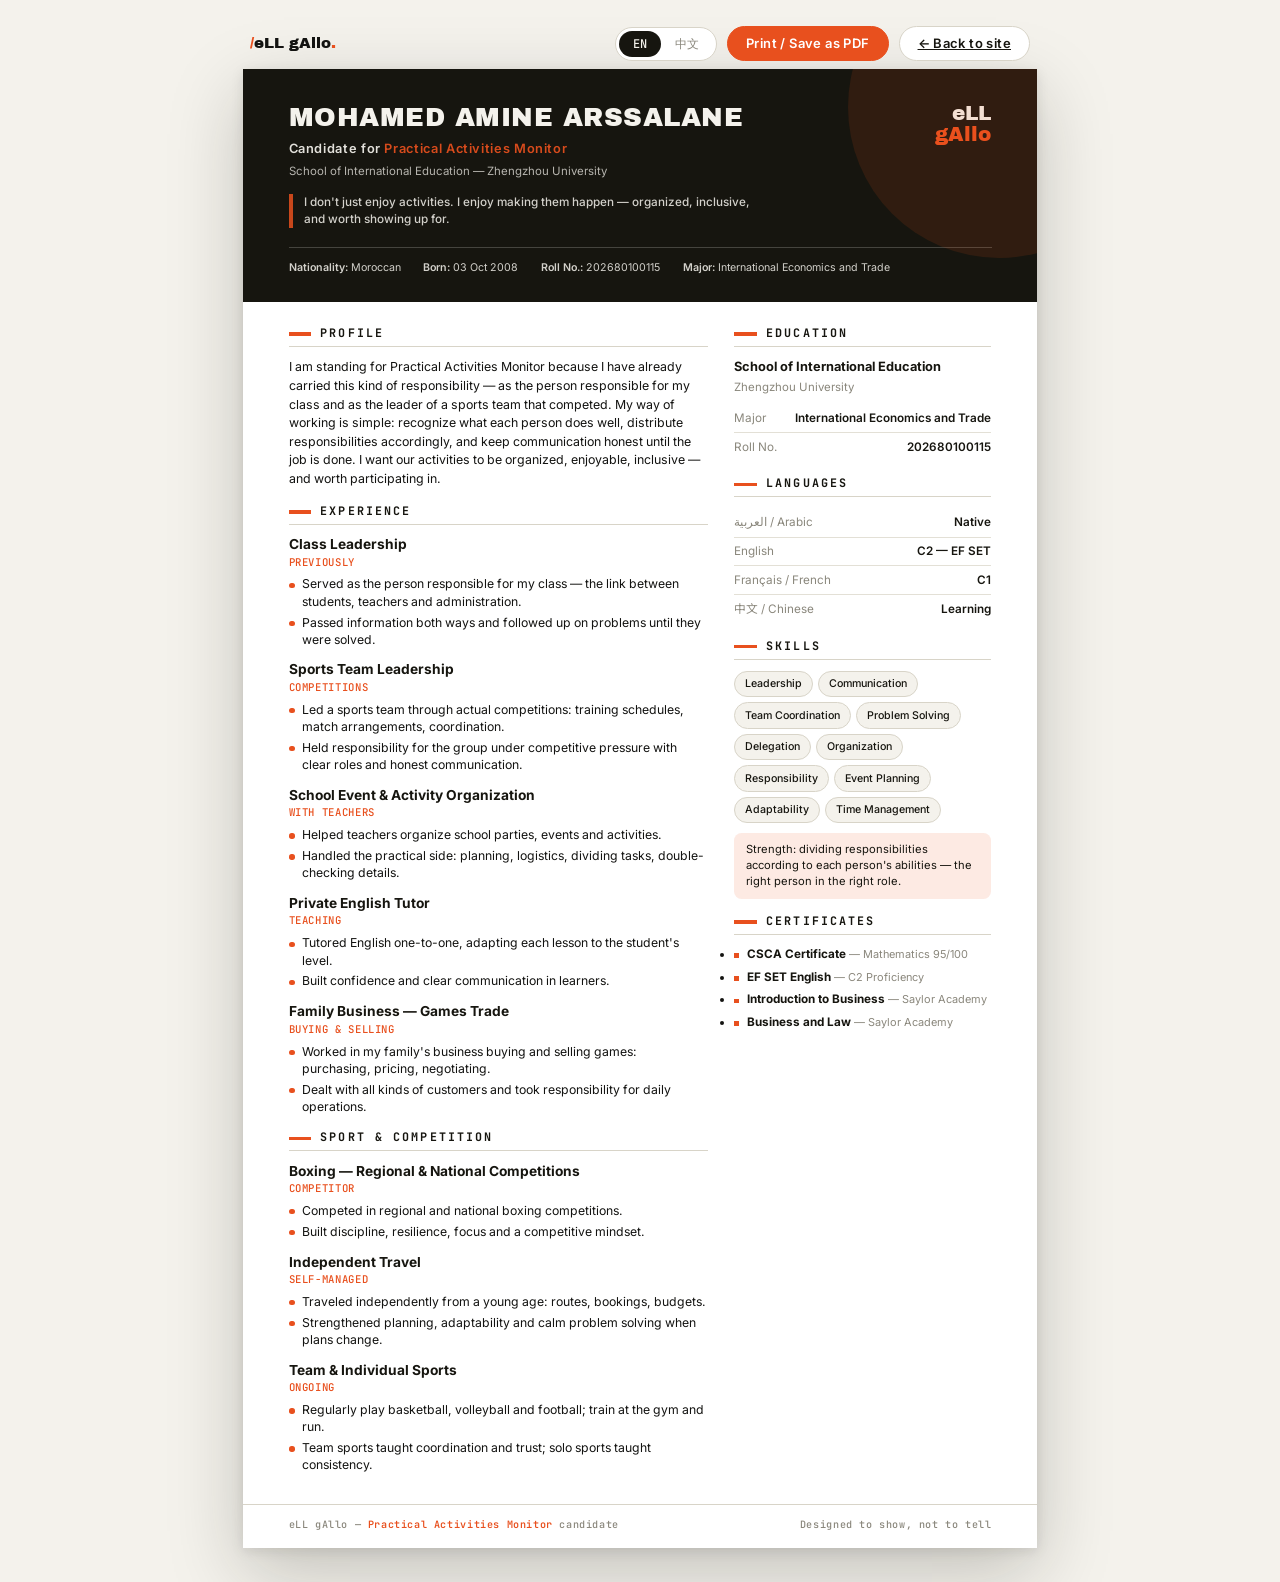
<file: cv/index.html>
<!DOCTYPE html>
<html lang="en" data-theme="dark">
<head>
  <meta charset="UTF-8" />
  <meta name="viewport" content="width=device-width, initial-scale=1.0" />
  <title>Mohamed Amine ARSSALANE — CV · Practical Activities Monitor</title>
  <meta name="description" content="Curriculum Vitae — Mohamed Amine ARSSALANE (eLL gAllo), candidate for Practical Activities Monitor, School of International Education." />

  <link rel="preconnect" href="https://fonts.googleapis.com" />
  <link rel="preconnect" href="https://fonts.gstatic.com" crossorigin />
  <link href="https://fonts.googleapis.com/css2?family=Archivo+Black&family=Inter:wght@300..800&family=JetBrains+Mono:wght@400;500;600&family=Noto+Sans+SC:wght@300..800&display=swap" rel="stylesheet" />

  <style>
    /* ---------- tokens (mirrors the site) ---------- */
    :root {
      --bg: #f4f2ec;
      --ink: #16150f;
      --ink-2: #4c4a42;
      --ink-3: #8a877c;
      --accent: #e8501e;
      --accent-soft: rgba(232, 80, 30, 0.12);
      --line: #d8d4c8;
      --line-soft: #e3e0d6;
      --paper: #ffffff;
      --paper-ink: #131311;

      --font-display: "Archivo Black", "Archivo", sans-serif;
      --font-body: "Inter", "Noto Sans SC", sans-serif;
      --font-mono: "JetBrains Mono", monospace;
    }

    * { box-sizing: border-box; margin: 0; padding: 0; }
    html { -webkit-print-color-adjust: exact; print-color-adjust: exact; }
    body {
      background: var(--bg);
      color: var(--paper-ink);
      font-family: var(--font-body);
      font-size: 10.2pt;
      line-height: 1.42;
      -webkit-font-smoothing: antialiased;
    }

    /* ---------- screen chrome (hidden when printing) ---------- */
    .chrome {
      max-width: 820px; margin: 0 auto; padding: 26px 20px 8px;
      display: flex; justify-content: space-between; align-items: center; gap: 16px; flex-wrap: wrap;
    }
    .chrome .crand { font-family: var(--font-display); font-size: 15px; }
    .chrome .crand i { color: var(--accent); font-style: normal; }
    .chrome-actions { display: flex; gap: 10px; align-items: center; flex-wrap: wrap; }
    .cbtn {
      font: 600 13px/1 var(--font-body); letter-spacing: 0.03em;
      padding: 10px 18px; border-radius: 999px; cursor: pointer;
      border: 1px solid var(--line); background: var(--paper); color: var(--ink);
      transition: transform 0.25s, box-shadow 0.25s, background 0.25s, color 0.25s;
    }
    .cbtn:hover { transform: translateY(-1px); box-shadow: 0 8px 20px rgba(22, 21, 15, 0.12); }
    .cbtn.primary { background: var(--accent); border-color: var(--accent); color: #fff; }
    .cseg { display: inline-flex; border: 1px solid var(--line); border-radius: 999px; padding: 3px; background: var(--paper); }
    .cseg button {
      font: 500 12px/1 var(--font-mono); padding: 7px 14px; border: 0; border-radius: 999px;
      background: transparent; color: var(--ink-3); cursor: pointer; transition: all 0.25s;
    }
    .cseg button.on { background: var(--ink); color: var(--bg); }
    .chint { text-align: center; font: 500 11px/1.4 var(--font-mono); letter-spacing: 0.08em; color: var(--ink-3); padding: 10px 16px 26px; text-transform: uppercase; }

    /* ---------- A4 page ---------- */
    .page {
      width: 210mm; min-height: 296mm; margin: 0 auto 34px; background: var(--paper);
      display: flex; flex-direction: column; overflow: hidden;
      box-shadow: 0 24px 70px rgba(22, 21, 15, 0.22), 0 3px 12px rgba(22, 21, 15, 0.1);
    }

    /* ---------- header band ---------- */
    .hd {
      background: var(--ink); color: #f4f2ec;
      padding: 9mm 12mm 7mm; position: relative; overflow: hidden;
    }
    .hd::after {
      content: ""; position: absolute; right: -30mm; top: -30mm; width: 80mm; height: 80mm;
      border-radius: 50%; background: var(--accent-soft); pointer-events: none;
    }
    .hd-top { display: flex; justify-content: space-between; align-items: flex-start; gap: 8mm; position: relative; }
    .hd h1 {
      font-family: var(--font-display); font-weight: 400; font-size: 19.5pt;
      letter-spacing: 0.02em; line-height: 1.08;
    }
    .hd .nick { color: var(--accent); }
    .hd .role {
      margin-top: 2.6mm; font: 600 9.6pt/1.3 var(--font-body); letter-spacing: 0.05em;
      color: #f4f2ec; opacity: 0.92;
    }
    .hd .role i { color: var(--accent); font-style: normal; }
    .hd .org { margin-top: 1.4mm; font-size: 8.6pt; opacity: 0.72; }
    .hd .q {
      margin-top: 4mm; font: 500 8.8pt/1.45 var(--font-body); opacity: 0.85; max-width: 128mm;
      border-left: 1.2mm solid var(--accent); padding-left: 3mm;
    }
    .hd .brand {
      text-align: right; flex-shrink: 0;
      font-family: var(--font-display); font-size: 15pt; line-height: 1.05; letter-spacing: 0.01em;
    }
    .hd .brand .n2 { color: var(--accent); }
    .hd .meta {
      margin-top: 5mm; padding-top: 3.2mm; border-top: 0.4mm solid rgba(244, 242, 236, 0.25);
      display: flex; flex-wrap: wrap; gap: 1.6mm 6mm; font-size: 8pt; opacity: 0.85; position: relative;
    }
    .hd .meta b { font-weight: 600; }

    /* ---------- body grid ---------- */
    .bd { flex: 1; display: grid; grid-template-columns: 62fr 38fr; gap: 7mm; padding: 7mm 12mm 8mm; }
    .col { min-width: 0; }

    .sec { margin-bottom: 4.6mm; }
    .sec:last-child { margin-bottom: 0; }
    .sec > h2 {
      font: 700 8.8pt/1 var(--font-mono); letter-spacing: 0.18em; text-transform: uppercase;
      color: var(--ink); padding-bottom: 1.6mm; border-bottom: 0.3mm solid var(--line);
      margin-bottom: 3mm; display: flex; align-items: center; gap: 2.4mm;
    }
    .sec > h2::before { content: ""; width: 6mm; height: 0.9mm; background: var(--accent); flex-shrink: 0; }

    .entry { margin-bottom: 3.6mm; }
    .entry:last-child { margin-bottom: 0; }
    .entry h3 { font-size: 10.3pt; font-weight: 700; color: var(--ink); line-height: 1.25; }
    .entry .ctx { font: 500 8pt/1.3 var(--font-mono); letter-spacing: 0.06em; color: var(--accent); margin-top: 0.6mm; text-transform: uppercase; }
    .entry ul { margin-top: 1.6mm; list-style: none; }
    .entry li {
      position: relative; padding-left: 3.6mm; margin-bottom: 1mm;
      font-size: 9.2pt; line-height: 1.4; color: var(--paper-ink);
    }
    .entry li:last-child { margin-bottom: 0; }
    .entry li::before {
      content: ""; position: absolute; left: 0.2mm; top: 1.9mm;
      width: 1.4mm; height: 1.4mm; border-radius: 50%; background: var(--accent);
    }

    /* ---------- side column ---------- */
    .kv { display: flex; flex-direction: column; }
    .kv div {
      display: flex; justify-content: space-between; gap: 3mm; padding: 1.5mm 0;
      border-bottom: 0.25mm solid var(--line-soft); font-size: 8.8pt;
    }
    .kv div:last-child { border-bottom: 0; }
    .kv .k { color: var(--ink-3); }
    .kv .v { font-weight: 600; text-align: right; color: var(--ink); }

    .pills { display: flex; flex-wrap: wrap; gap: 1.4mm; margin-top: 1mm; }
    .pill {
      font-size: 8pt; font-weight: 500; color: var(--ink);
      border: 0.3mm solid var(--line); background: var(--bg);
      padding: 1.2mm 2.6mm; border-radius: 999px; white-space: nowrap;
    }
    .certs li {
      position: relative; padding-left: 3.4mm; margin-bottom: 1.7mm;
      font-size: 8.8pt; line-height: 1.38;
    }
    .certs li:last-child { margin-bottom: 0; }
    .certs li::before { content: ""; position: absolute; left: 0; top: 1.9mm; width: 1.3mm; height: 1.3mm; background: var(--accent); }
    .certs b { font-weight: 700; color: var(--ink); }
    .certs span { color: var(--ink-3); font-size: 8.2pt; }

    .note {
      margin-top: 2.6mm; padding: 2.4mm 3mm; background: var(--accent-soft);
      border-radius: 2mm; font-size: 8.4pt; line-height: 1.42; color: var(--ink);
    }

    .profile { font-size: 9.3pt; line-height: 1.5; color: var(--paper-ink); }

    /* ---------- footer strip ---------- */
    .ft {
      border-top: 0.3mm solid var(--line); padding: 3.5mm 12mm 4.5mm;
      display: flex; justify-content: space-between; gap: 6mm;
      font: 500 7.6pt/1.3 var(--font-mono); letter-spacing: 0.06em; color: var(--ink-3);
    }
    .ft b { color: var(--accent); font-weight: 600; }

    /* ---------- print ---------- */
    @page { size: A4; margin: 0; }
    @media print {
      body { background: #fff; }
      .chrome, .chint { display: none !important; }
      .page { margin: 0; box-shadow: none; width: 210mm; min-height: 297mm; }
    }

    /* ---------- small screens (preview) ---------- */
    @media (max-width: 780px) {
      .page { width: 100%; min-height: 0; }
      .bd { grid-template-columns: 1fr; padding: 7mm; gap: 6mm; }
      .hd { padding: 8mm 7mm 6mm; }
      .hd .brand { display: none; }
      .ft { padding: 3.5mm 7mm; flex-direction: column; gap: 2mm; }
    }

    /* ---------- Chinese typography ---------- */
    :root[lang="zh-CN"] body { font-family: "Inter", "Noto Sans SC", "PingFang SC", "Microsoft YaHei", sans-serif; }
    :root[lang="zh-CN"] .hd h1 { font-size: 15.5pt; }
    :root[lang="zh-CN"] .entry h3 { font-weight: 800; }
  </style>
</head>
<body>
  <!-- screen-only toolbar -->
  <div class="chrome">
    <span class="crand"><i>/</i>eLL&nbsp;gAllo<i>.</i></span>
    <div class="chrome-actions">
      <span class="cseg" id="langSeg">
        <button type="button" data-lang="en" class="on">EN</button>
        <button type="button" data-lang="zh">中文</button>
      </span>
      <button class="cbtn primary" onclick="window.print()">Print / Save as PDF</button>
      <a class="cbtn" href="index.html">← Back to site</a>
    </div>
  </div>

  <!-- A4 sheet -->
  <div class="page" id="page">
    <header class="hd">
      <div class="hd-top">
        <div>
          <h1 id="cName">MOHAMED AMINE ARSSALANE</h1>
          <p class="role"><span id="cRoleWord">Candidate for</span> <i id="cPosition">Practical Activities Monitor</i></p>
          <p class="org" id="cOrg">School of International Education — Zhengzhou University</p>
          <p class="q" id="cQuote">I don't just enjoy activities. I enjoy making them happen — organized, inclusive, and worth showing up for.</p>
        </div>
        <div class="brand" aria-hidden="true">eLL<br /><span class="n2">gAllo</span></div>
      </div>
      <div class="meta" id="cMeta">
        <span><b>Nationality:</b> Moroccan</span>
        <span><b>Born:</b> 03 Oct 2008</span>
        <span><b>Roll No.:</b> 202680100115</span>
        <span><b>Major:</b> International Economics and Trade</span>
      </div>
    </header>

    <div class="bd">
      <!-- main column -->
      <div class="col">
        <section class="sec">
          <h2 id="cH-lead">Profile</h2>
          <p class="profile" id="cProfile">I am standing for Practical Activities Monitor because I have already carried this kind of responsibility — as the person responsible for my class and as the leader of a sports team that competed. My way of working is simple: recognize what each person does well, distribute responsibilities accordingly, and keep communication honest until the job is done. I want our activities to be organized, enjoyable, inclusive — and worth participating in.</p>
        </section>

        <section class="sec">
          <h2 id="cH-exp">Experience</h2>
          <div id="cExp"><!-- entries injected --></div>
        </section>

        <section class="sec">
          <h2 id="cH-sport">Sport &amp; Competition</h2>
          <div id="cSportEntries"></div>
        </section>
      </div>

      <!-- side column -->
      <div class="col">
        <section class="sec">
          <h2 id="cH-edu">Education</h2>
          <p style="font-weight:700; font-size:9.6pt; color:var(--ink)" id="cEduSchool">School of International Education</p>
          <p style="font-size:8.6pt; color:var(--ink-3); margin-top:0.6mm" id="cEduUni">Zhengzhou University</p>
          <div class="kv" style="margin-top:2.4mm">
            <div><span class="k" id="cK-major">Major</span><span class="v" id="cV-major">International Economics and Trade</span></div>
            <div><span class="k" id="cK-roll">Roll No.</span><span class="v">202680100115</span></div>
          </div>
        </section>

        <section class="sec">
          <h2 id="cH-lang">Languages</h2>
          <div class="kv">
            <div><span class="k">العربية / Arabic</span><span class="v">Native</span></div>
            <div><span class="k">English</span><span class="v">C2 — EF SET</span></div>
            <div><span class="k">Français / French</span><span class="v">C1</span></div>
            <div><span class="k" id="cK-zh">中文 / Chinese</span><span class="v" id="cV-zh">Learning</span></div>
          </div>
        </section>

        <section class="sec">
          <h2 id="cH-skill">Skills</h2>
          <div class="pills" id="cSkills"></div>
          <div class="note" id="cSkillNote">Strength: dividing responsibilities according to each person's abilities — the right person in the right role.</div>
        </section>

        <section class="sec">
          <h2 id="cH-cert">Certificates</h2>
          <ul class="certs" id="cCerts"></ul>
        </section>
      </div>
    </div>

    <footer class="ft">
      <span id="cFootL">eLL gAllo — <b>Practical Activities Monitor</b> candidate</span>
      <span id="cFootR">Designed to show, not to tell</span>
    </footer>
  </div>

  <script>
    (function () {
      "use strict";
      /* ---------- bilingual strings ---------- */
      var STR = {
        en: {
          roleWord: "Candidate for", position: "Practical Activities Monitor",
          org: "School of International Education — Zhengzhou University",
          quote: "I don't just enjoy activities. I enjoy making them happen — organized, inclusive, and worth showing up for.",
          meta: [["Nationality:", "Moroccan"], ["Born:", "03 Oct 2008"], ["Roll No.:", "202680100115"], ["Major:", "International Economics and Trade"]],
          headers: { lead: "Profile", exp: "Experience", sport: "Sport & Competition", edu: "Education", lang: "Languages", skill: "Skills", cert: "Certificates" },
          profile: "I am standing for Practical Activities Monitor because I have already carried this kind of responsibility — as the person responsible for my class and as the leader of a sports team that competed. My way of working is simple: recognize what each person does well, distribute responsibilities accordingly, and keep communication honest until the job is done. I want our activities to be organized, enjoyable, inclusive — and worth participating in.",
          exp: [
            { t: "Class Leadership", c: "Previously", b: ["Served as the person responsible for my class — the link between students, teachers and administration.", "Passed information both ways and followed up on problems until they were solved."] },
            { t: "Sports Team Leadership", c: "Competitions", b: ["Led a sports team through actual competitions: training schedules, match arrangements, coordination.", "Held responsibility for the group under competitive pressure with clear roles and honest communication."] },
            { t: "School Event & Activity Organization", c: "With teachers", b: ["Helped teachers organize school parties, events and activities.", "Handled the practical side: planning, logistics, dividing tasks, double-checking details."] },
            { t: "Private English Tutor", c: "Teaching", b: ["Tutored English one-to-one, adapting each lesson to the student's level.", "Built confidence and clear communication in learners."] },
            { t: "Family Business — Games Trade", c: "Buying & selling", b: ["Worked in my family's business buying and selling games: purchasing, pricing, negotiating.", "Dealt with all kinds of customers and took responsibility for daily operations."] }
          ],
          sportEntries: [
            { t: "Boxing — Regional & National Competitions", c: "Competitor", b: ["Competed in regional and national boxing competitions.", "Built discipline, resilience, focus and a competitive mindset."] },
            { t: "Independent Travel", c: "Self-managed", b: ["Traveled independently from a young age: routes, bookings, budgets.", "Strengthened planning, adaptability and calm problem solving when plans change."] },
            { t: "Team & Individual Sports", c: "Ongoing", b: ["Regularly play basketball, volleyball and football; train at the gym and run.", "Team sports taught coordination and trust; solo sports taught consistency."] }
          ],
          edu: { school: "School of International Education", uni: "Zhengzhou University", major: "International Economics and Trade", roll: "Roll No." },
          skillNote: "Strength: dividing responsibilities according to each person's abilities — the right person in the right role.",
          skills: ["Leadership", "Communication", "Team Coordination", "Problem Solving", "Delegation", "Organization", "Responsibility", "Event Planning", "Adaptability", "Time Management"],
          footL: "eLL gAllo — Practical Activities Monitor candidate", footR: "Designed to show, not to tell",
          certs: [
            ["CSCA Certificate", "Mathematics 95/100"],
            ["EF SET English", "C2 Proficiency"],
            ["Introduction to Business", "Saylor Academy"],
            ["Business and Law", "Saylor Academy"]
          ]
        },
        zh: {
          roleWord: "竞选岗位：", position: "实践委员",
          org: "郑州大学 · 国际教育学院",
          quote: "我不只是喜欢活动，我更喜欢把活动办成——组织有序、人人可参与、值得到场。",
          meta: [["国籍：", "摩洛哥"], ["出生日期：", "2008年10月3日"], ["学号：", "202680100115"], ["专业：", "国际经济与贸易"]],
          headers: { lead: "个人简介", exp: "实践经历", sport: "体育与竞赛", edu: "教育背景", lang: "语言能力", skill: "个人能力", cert: "证书" },
          profile: "我竞选实践委员，是因为我已经承担过同类责任——担任过班级负责人，也带领过参赛的运动队。我的工作方式很直接：看清每个人擅长什么，按能力分配任务，并保持坦诚沟通直到事情办完。我希望我们的活动被组织好、真正有趣、人人可参与。",
          exp: [
            { t: "班级负责人", c: "曾任", b: ["担任班级负责人——同学、老师与学院之间的桥梁。", "双向传递信息，跟进问题直到解决。"] },
            { t: "运动队队长", c: "参赛经历", b: ["带领运动队参加正式比赛：训练安排、赛事协调。", "在竞争压力下承担团队责任，分工清晰、沟通坦诚。"] },
            { t: "校园活动组织", c: "协助老师", b: ["协助老师组织校园晚会、活动和比赛。", "负责实操层面：规划、后勤、分工与细节复查。"] },
            { t: "英语家教", c: "教学经历", b: ["一对一英语家教，因材施教。", "帮助学习者建立自信、清晰表达。"] },
            { t: "家族生意——游戏买卖", c: "采购与销售", b: ["在家族的游戏买卖生意中工作：采购、定价、谈判。", "与各类顾客打交道，承担日常经营任务。"] }
          ],
          sportEntries: [
            { t: "拳击——区域赛与全国赛", c: "参赛者", b: ["参加区域级与国家级拳击比赛。", "锤炼纪律、韧性、专注与竞争心态。"] },
            { t: "独立旅行", c: "自我管理", b: ["从少年时期起独立旅行：路线、订票、预算。", "提升规划力、适应力，以及计划生变时的冷静解决能力。"] },
            { t: "团队与个人运动", c: "持续参与", b: ["长期参与篮球、排球、足球，坚持健身与跑步。", "团队运动教会协调与信任；个人运动教会坚持。"] }
          ],
          edu: { school: "国际教育学院", uni: "郑州大学", major: "国际经济与贸易", roll: "学号" },
          skillNote: "核心优势：按能力分配任务——把合适的人放在合适的位置。",
          skills: ["领导力", "沟通", "团队协调", "解决问题", "知人善任", "组织", "责任心", "活动策划", "应变", "时间管理"],
          footL: "eLL gAllo — 实践委员候选人", footR: "用事实证明，而非空口宣称",
          certs: [
            ["CSCA 证书", "数学 95/100"],
            ["EF SET 英语", "C2 精通级"],
            ["Introduction to Business（商业导论）", "Saylor Academy"],
            ["Business and Law（商业与法律）", "Saylor Academy"]
          ]
        }
      };

      /* ---------- language switching ---------- */
      var t = STR.en;
      function applyLang(lang) {
        t = STR[lang] || STR.en;
        document.documentElement.setAttribute("lang", lang === "zh" ? "zh-CN" : "en");
        var el = function (id) { return document.getElementById(id); };
        el("cRoleWord").textContent = t.roleWord;
        el("cPosition").textContent = t.position;
        el("cOrg").textContent = t.org;
        el("cQuote").textContent = t.quote;
        el("cMeta").innerHTML = t.meta.map(function (m) { return "<span><b>" + m[0] + "</b> " + m[1] + "</span>"; }).join("");
        el("cH-lead").textContent = t.headers.lead;
        el("cH-exp").textContent = t.headers.exp;
        el("cH-sport").textContent = t.headers.sport;
        el("cH-edu").textContent = t.headers.edu;
        el("cH-lang").textContent = t.headers.lang;
        el("cH-skill").textContent = t.headers.skill;
        el("cH-cert").textContent = t.headers.cert;
        el("cProfile").textContent = t.profile;
        el("cEduSchool").textContent = t.edu.school;
        el("cEduUni").textContent = t.edu.uni;
        el("cV-major").textContent = t.edu.major;
        el("cK-roll").textContent = t.edu.roll;
        el("cSkillNote").textContent = t.skillNote;
        el("cFootL").innerHTML = "eLL gAllo — <b>" + t.position + "</b> " + (lang === "zh" ? "候选人" : "candidate");
        el("cFootR").textContent = t.footR;
        el("cK-zh").textContent = "中文 / Chinese";
        el("cV-zh").textContent = lang === "zh" ? "学习中" : "Learning";

        function entries(list) {
          return list.map(function (e) {
            return '<div class="entry"><h3>' + e.t + '</h3><p class="ctx">' + e.c + "</p><ul>" +
              e.b.map(function (b) { return "<li>" + b + "</li>"; }).join("") + "</ul></div>";
          }).join("");
        }
        el("cExp").innerHTML = entries(t.exp);
        el("cSportEntries").innerHTML = entries(t.sportEntries);
        el("cSkills").innerHTML = t.skills.map(function (s) { return '<span class="pill">' + s + "</span>"; }).join("");
        el("cCerts").innerHTML = t.certs.map(function (c) { return "<li><b>" + c[0] + "</b> <span>— " + c[1] + "</span></li>"; }).join("");

        document.querySelectorAll("#langSeg button").forEach(function (b) {
          b.classList.toggle("on", b.dataset.lang === lang);
        });
        try { localStorage.setItem("ga-cv-lang", lang); } catch (e) {}
      }

      document.querySelectorAll("#langSeg button").forEach(function (b) {
        b.addEventListener("click", function () { applyLang(b.dataset.lang); });
      });

      var saved = "en";
      try { saved = localStorage.getItem("ga-cv-lang") || "en"; } catch (e) {}
      applyLang(saved);
    })();
  </script>
</body>
</html>
</file>
